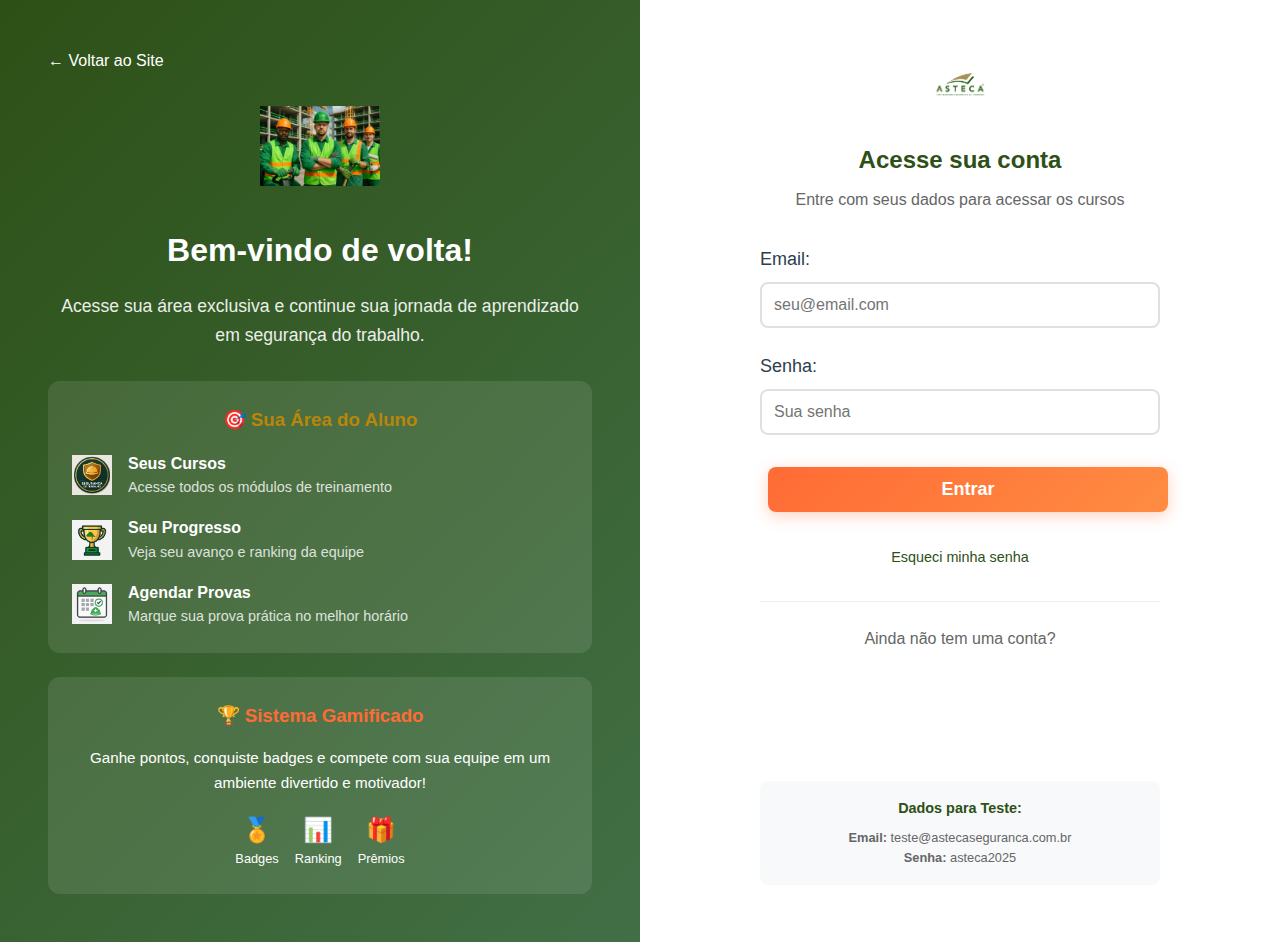
<file: dashboard.html>
<!DOCTYPE html>
<html lang="pt-BR">
<head>
    <meta charset="UTF-8">
    <meta name="viewport" content="width=device-width, initial-scale=1.0">
    <title>Dashboard - Asteca Segurança</title>
    <meta name="description" content="Dashboard do aluno com cursos, progresso, ranking e agendamento de provas práticas.">
    <link rel="stylesheet" href="css/style.css">
</head>
<body>
    <!-- Header -->
    <header class="header">
        <nav class="nav-container">
            <img src="assets/LogoAstecaSegurançadoTrabalho.jpeg" alt="Asteca Segurança" class="logo">
            <ul class="nav-menu">
                <li><a href="#dashboard">Dashboard</a></li>
                <li><a href="#cursos">Meus Cursos</a></li>
                <li><a href="#ranking">Ranking</a></li>
                <li><a href="#agendamento">Agendar Prova</a></li>
                <li><a href="#" onclick="logout()" class="btn btn-secondary">Sair</a></li>
            </ul>
        </nav>
    </header>

    <div class="dashboard">
        <!-- Dashboard Header -->
        <section class="dashboard-header">
            <div class="container">
                <h1 style="color: #2d5016; margin-bottom: 0.5rem;">Bem-vindo, <span id="userName">Aluno</span>! 👋</h1>
                <p style="color: #666; font-size: 1.1rem;">Continue sua jornada de aprendizado em segurança do trabalho</p>
            </div>
        </section>

        <!-- Stats Section -->
        <section id="dashboard" class="section">
            <div class="container">
                <div class="dashboard-stats">
                    <div class="stat-card">
                        <div class="stat-number" id="completedCourses">3</div>
                        <div class="stat-label">Cursos Concluídos</div>
                    </div>
                    <div class="stat-card">
                        <div class="stat-number" id="userPoints">250</div>
                        <div class="stat-label">Pontos Conquistados</div>
                    </div>
                    <div class="stat-card">
                        <div class="stat-number" id="userLevel">3</div>
                        <div class="stat-label">Nível Atual</div>
                    </div>
                    <div class="stat-card">
                        <div class="stat-number" id="teamRanking">2º</div>
                        <div class="stat-label">Posição da Equipe</div>
                    </div>
                    <div class="stat-card">
                        <div class="stat-number" id="badgesCount">5</div>
                        <div class="stat-label">Badges Conquistados</div>
                    </div>
                </div>
            </div>
        </section>

        <!-- Courses Section -->
        <section id="cursos" class="section" style="background: white;">
            <div class="container">
                <h2 class="section-title">Meus Cursos</h2>
                <div class="cards-grid">
                    <div class="card">
                        <div style="display: flex; justify-content: space-between; align-items: center; margin-bottom: 1rem;">
                            <img src="assets/badge-safety-expert.png" alt="NR-35" class="card-icon" style="width: 50px; height: 50px;">
                            <span style="background: #28a745; color: white; padding: 0.25rem 0.75rem; border-radius: 20px; font-size: 0.8rem;">Concluído</span>
                        </div>
                        <h3>NR-35 - Trabalho em Altura</h3>
                        <p>Curso completo sobre segurança em trabalhos em altura.</p>
                        <div class="progress-bar">
                            <div class="progress-fill" style="width: 100%;"></div>
                        </div>
                        <p style="text-align: center; margin-top: 0.5rem; font-size: 0.9rem; color: #28a745;">
                            <strong>100% Concluído</strong> • +50 pontos
                        </p>
                    </div>
                    
                    <div class="card">
                        <div style="display: flex; justify-content: space-between; align-items: center; margin-bottom: 1rem;">
                            <img src="assets/calendar-schedule.png" alt="NR-10" class="card-icon" style="width: 50px; height: 50px;">
                            <span style="background: #ffc107; color: #333; padding: 0.25rem 0.75rem; border-radius: 20px; font-size: 0.8rem;">Em Progresso</span>
                        </div>
                        <h3>NR-10 - Segurança em Eletricidade</h3>
                        <p>Capacitação para trabalhos com eletricidade.</p>
                        <div class="progress-bar">
                            <div class="progress-fill" style="width: 65%;"></div>
                        </div>
                        <p style="text-align: center; margin-top: 0.5rem; font-size: 0.9rem; color: #ffc107;">
                            <strong>65% Concluído</strong> • Módulo 4 de 6
                        </p>
                        <a href="#" class="btn btn-primary" style="width: 100%; margin-top: 1rem;">Continuar Curso</a>
                    </div>
                    
                    <div class="card">
                        <div style="display: flex; justify-content: space-between; align-items: center; margin-bottom: 1rem;">
                            <img src="assets/trophy-team-ranking.png" alt="NR-18" class="card-icon" style="width: 50px; height: 50px;">
                            <span style="background: #6c757d; color: white; padding: 0.25rem 0.75rem; border-radius: 20px; font-size: 0.8rem;">Não Iniciado</span>
                        </div>
                        <h3>NR-18 - Construção Civil</h3>
                        <p>Segurança específica para canteiros de obras.</p>
                        <div class="progress-bar">
                            <div class="progress-fill" style="width: 0%;"></div>
                        </div>
                        <p style="text-align: center; margin-top: 0.5rem; font-size: 0.9rem; color: #6c757d;">
                            <strong>0% Concluído</strong> • Clique para iniciar
                        </p>
                        <a href="#" class="btn btn-secondary" style="width: 100%; margin-top: 1rem;">Iniciar Curso</a>
                    </div>
                </div>
            </div>
        </section>

        <!-- Ranking Section -->
        <section id="ranking" class="section gamification-section">
            <div class="container">
                <h2 class="section-title" style="color: white;">🏆 Ranking das Equipes</h2>
                
                <div style="display: grid; grid-template-columns: 1fr 1fr; gap: 2rem; margin-bottom: 2rem;">
                    <!-- Team Ranking -->
                    <div style="background: rgba(255,255,255,0.1); border-radius: 12px; padding: 1.5rem;">
                        <h3 style="color: #b8860b; text-align: center; margin-bottom: 1.5rem;">Ranking por Equipes</h3>
                        <div class="ranking-list">
                            <div class="ranking-item" style="display: flex; justify-content: space-between; align-items: center; padding: 0.75rem; margin-bottom: 0.5rem; background: rgba(255,215,0,0.2); border-radius: 8px;">
                                <div style="display: flex; align-items: center; gap: 1rem;">
                                    <span style="font-size: 1.5rem;">🥇</span>
                                    <div>
                                        <strong>Equipe Construção A</strong>
                                        <div style="font-size: 0.9rem; opacity: 0.8;">5 membros</div>
                                    </div>
                                </div>
                                <div style="text-align: right;">
                                    <div style="font-size: 1.2rem; font-weight: bold;">1,250 pts</div>
                                </div>
                            </div>
                            
                            <div class="ranking-item" style="display: flex; justify-content: space-between; align-items: center; padding: 0.75rem; margin-bottom: 0.5rem; background: rgba(255,255,255,0.2); border-radius: 8px; border: 2px solid #b8860b;">
                                <div style="display: flex; align-items: center; gap: 1rem;">
                                    <span style="font-size: 1.5rem;">🥈</span>
                                    <div>
                                        <strong>Sua Equipe - Pintores Pro</strong>
                                        <div style="font-size: 0.9rem; opacity: 0.8;">4 membros</div>
                                    </div>
                                </div>
                                <div style="text-align: right;">
                                    <div style="font-size: 1.2rem; font-weight: bold;">980 pts</div>
                                </div>
                            </div>
                            
                            <div class="ranking-item" style="display: flex; justify-content: space-between; align-items: center; padding: 0.75rem; margin-bottom: 0.5rem; background: rgba(205,127,50,0.2); border-radius: 8px;">
                                <div style="display: flex; align-items: center; gap: 1rem;">
                                    <span style="font-size: 1.5rem;">🥉</span>
                                    <div>
                                        <strong>Equipe Operadores</strong>
                                        <div style="font-size: 0.9rem; opacity: 0.8;">6 membros</div>
                                    </div>
                                </div>
                                <div style="text-align: right;">
                                    <div style="font-size: 1.2rem; font-weight: bold;">750 pts</div>
                                </div>
                            </div>
                        </div>
                    </div>
                    
                    <!-- Individual Ranking -->
                    <div style="background: rgba(255,255,255,0.1); border-radius: 12px; padding: 1.5rem;">
                        <h3 style="color: #b8860b; text-align: center; margin-bottom: 1.5rem;">Top Alunos</h3>
                        <div class="ranking-list">
                            <div style="display: flex; justify-content: space-between; align-items: center; padding: 0.75rem; margin-bottom: 0.5rem; background: rgba(255,215,0,0.2); border-radius: 8px;">
                                <div style="display: flex; align-items: center; gap: 1rem;">
                                    <span style="font-size: 1.2rem;">🥇</span>
                                    <strong>João Silva</strong>
                                </div>
                                <div>320 pts</div>
                            </div>
                            
                            <div style="display: flex; justify-content: space-between; align-items: center; padding: 0.75rem; margin-bottom: 0.5rem; background: rgba(255,255,255,0.2); border-radius: 8px; border: 2px solid #b8860b;">
                                <div style="display: flex; align-items: center; gap: 1rem;">
                                    <span style="font-size: 1.2rem;">🥈</span>
                                    <strong>Você</strong>
                                </div>
                                <div>250 pts</div>
                            </div>
                            
                            <div style="display: flex; justify-content: space-between; align-items: center; padding: 0.75rem; margin-bottom: 0.5rem; background: rgba(205,127,50,0.2); border-radius: 8px;">
                                <div style="display: flex; align-items: center; gap: 1rem;">
                                    <span style="font-size: 1.2rem;">🥉</span>
                                    <strong>Maria Santos</strong>
                                </div>
                                <div>180 pts</div>
                            </div>
                        </div>
                    </div>
                </div>
                
                <!-- Badges Section -->
                <div style="background: rgba(255,255,255,0.1); border-radius: 12px; padding: 1.5rem;">
                    <h3 style="color: #b8860b; text-align: center; margin-bottom: 1.5rem;">🏅 Seus Badges Conquistados</h3>
                    <div class="badge-showcase">
                        <div class="badge-item">
                            <img src="assets/badge-safety-expert.png" alt="Especialista em Segurança" style="width: 60px; height: 60px;">
                            <h4>Especialista em Segurança</h4>
                            <p>Concluiu 3 cursos</p>
                        </div>
                        
                        <div class="badge-item">
                            <img src="assets/trophy-team-ranking.png" alt="Líder de Equipe" style="width: 60px; height: 60px;">
                            <h4>Colaborador Exemplar</h4>
                            <p>Ajudou colegas de equipe</p>
                        </div>
                        
                        <div class="badge-item">
                            <img src="assets/calendar-schedule.png" alt="Pontualidade" style="width: 60px; height: 60px;">
                            <h4>Sempre Presente</h4>
                            <p>100% de presença</p>
                        </div>
                        
                        <div class="badge-item" style="opacity: 0.5;">
                            <img src="assets/badge-safety-expert.png" alt="Mestre da Segurança" style="width: 60px; height: 60px;">
                            <h4>Mestre da Segurança</h4>
                            <p>Concluir todos os cursos</p>
                            <small style="color: #ffc107;">🔒 Bloqueado</small>
                        </div>
                    </div>
                </div>
            </div>
        </section>

        <!-- Scheduling Section -->
        <section id="agendamento" class="section" style="background: white;">
            <div class="container">
                <h2 class="section-title">📅 Agendar Prova Prática</h2>
                
                <div style="max-width: 800px; margin: 0 auto;">
                    <div style="background: #f8f9fa; border-radius: 12px; padding: 2rem; margin-bottom: 2rem;">
                        <h3 style="color: #2d5016; text-align: center; margin-bottom: 1rem;">Selecione o Curso e Horário</h3>
                        
                        <form id="scheduleForm" onsubmit="handleScheduling(event)">
                            <div class="form-group">
                                <label for="course">Curso para Prova Prática:</label>
                                <select id="course" name="course" required style="width: 100%; padding: 12px; border: 2px solid #e0e0e0; border-radius: 8px; font-size: 16px;">
                                    <option value="">Selecione um curso</option>
                                    <option value="nr35">NR-35 - Trabalho em Altura</option>
                                    <option value="nr10">NR-10 - Segurança em Eletricidade</option>
                                    <option value="nr18">NR-18 - Construção Civil</option>
                                    <option value="primeiros-socorros">Primeiros Socorros</option>
                                    <option value="empilhadeira">Operador de Empilhadeira</option>
                                </select>
                            </div>
                            
                            <div style="display: grid; grid-template-columns: 1fr 1fr; gap: 1rem;">
                                <div class="form-group">
                                    <label for="date">Data:</label>
                                    <input type="date" id="date" name="date" required 
                                           style="width: 100%; padding: 12px; border: 2px solid #e0e0e0; border-radius: 8px; font-size: 16px;"
                                           min="">
                                </div>
                                
                                <div class="form-group">
                                    <label for="time">Horário:</label>
                                    <select id="time" name="time" required style="width: 100%; padding: 12px; border: 2px solid #e0e0e0; border-radius: 8px; font-size: 16px;">
                                        <option value="">Selecione um horário</option>
                                        <option value="08:00">08:00 - Manhã</option>
                                        <option value="09:00">09:00 - Manhã</option>
                                        <option value="10:00">10:00 - Manhã</option>
                                        <option value="14:00">14:00 - Tarde</option>
                                        <option value="15:00">15:00 - Tarde</option>
                                        <option value="16:00">16:00 - Tarde</option>
                                        <option value="17:00">17:00 - Tarde</option>
                                        <option value="09:00-sab">09:00 - Sábado</option>
                                        <option value="10:00-sab">10:00 - Sábado</option>
                                        <option value="11:00-sab">11:00 - Sábado</option>
                                    </select>
                                </div>
                            </div>
                            
                            <div class="form-group">
                                <label for="notes">Observações (opcional):</label>
                                <textarea id="notes" name="notes" rows="3" 
                                         placeholder="Alguma observação especial para sua prova..."
                                         style="width: 100%; padding: 12px; border: 2px solid #e0e0e0; border-radius: 8px; font-size: 16px; resize: vertical;"></textarea>
                            </div>
                            
                            <button type="submit" class="btn btn-primary" style="width: 100%; font-size: 18px; padding: 15px;">
                                📅 Agendar Prova Prática
                            </button>
                        </form>
                    </div>
                    
                    <!-- Scheduled Exams -->
                    <div style="background: #e8f5e8; border-radius: 12px; padding: 1.5rem;">
                        <h3 style="color: #2d5016; text-align: center; margin-bottom: 1rem;">📋 Suas Provas Agendadas</h3>
                        
                        <div id="scheduledExams">
                            <div style="background: white; border-radius: 8px; padding: 1rem; margin-bottom: 1rem; border-left: 4px solid #28a745;">
                                <div style="display: flex; justify-content: space-between; align-items: center;">
                                    <div>
                                        <h4 style="margin: 0; color: #2d5016;">NR-35 - Trabalho em Altura</h4>
                                        <p style="margin: 0.25rem 0; color: #666;">📅 15/02/2025 às 14:00</p>
                                        <p style="margin: 0; font-size: 0.9rem; color: #28a745;">✅ Confirmado</p>
                                    </div>
                                    <div>
                                        <button class="btn btn-secondary" style="font-size: 0.9rem; padding: 0.5rem 1rem;">
                                            Reagendar
                                        </button>
                                    </div>
                                </div>
                            </div>
                            
                            <div style="text-align: center; color: #666; font-style: italic;">
                                Outras provas aparecerão aqui conforme você agendar
                            </div>
                        </div>
                    </div>
                </div>
            </div>
        </section>
    </div>

    <script>
        // Set minimum date to today
        document.getElementById('date').min = new Date().toISOString().split('T')[0];
        
        // Load user data
        document.addEventListener('DOMContentLoaded', function() {
            const userEmail = localStorage.getItem('asteca_user_email');
            if (userEmail) {
                document.getElementById('userName').textContent = userEmail.split('@')[0];
            }
            
            // Check if user is logged in
            if (!localStorage.getItem('asteca_logged_in')) {
                window.location.href = 'login.html';
            }
        });
        
        function handleScheduling(event) {
            event.preventDefault();
            
            const course = document.getElementById('course').value;
            const date = document.getElementById('date').value;
            const time = document.getElementById('time').value;
            const notes = document.getElementById('notes').value;
            
            // Format date for display
            const dateObj = new Date(date);
            const formattedDate = dateObj.toLocaleDateString('pt-BR');
            
            // Show success message
            showMessage(`Prova agendada com sucesso! 
                        Curso: ${document.getElementById('course').selectedOptions[0].text}
                        Data: ${formattedDate} às ${time}
                        
                        Você receberá uma confirmação por WhatsApp.`, 'success');
            
            // Reset form
            document.getElementById('scheduleForm').reset();
            
            // Add to scheduled exams (in a real app, this would be saved to database)
            addScheduledExam(course, formattedDate, time);
        }
        
        function addScheduledExam(course, date, time) {
            const courseNames = {
                'nr35': 'NR-35 - Trabalho em Altura',
                'nr10': 'NR-10 - Segurança em Eletricidade',
                'nr18': 'NR-18 - Construção Civil',
                'primeiros-socorros': 'Primeiros Socorros',
                'empilhadeira': 'Operador de Empilhadeira'
            };
            
            const examDiv = document.createElement('div');
            examDiv.style.cssText = 'background: white; border-radius: 8px; padding: 1rem; margin-bottom: 1rem; border-left: 4px solid #ffc107;';
            examDiv.innerHTML = `
                <div style="display: flex; justify-content: space-between; align-items: center;">
                    <div>
                        <h4 style="margin: 0; color: #2d5016;">${courseNames[course]}</h4>
                        <p style="margin: 0.25rem 0; color: #666;">📅 ${date} às ${time}</p>
                        <p style="margin: 0; font-size: 0.9rem; color: #ffc107;">⏳ Aguardando confirmação</p>
                    </div>
                    <div>
                        <button class="btn btn-secondary" style="font-size: 0.9rem; padding: 0.5rem 1rem;">
                            Reagendar
                        </button>
                    </div>
                </div>
            `;
            
            const scheduledExams = document.getElementById('scheduledExams');
            scheduledExams.insertBefore(examDiv, scheduledExams.lastElementChild);
        }
        
        function logout() {
            localStorage.removeItem('asteca_logged_in');
            localStorage.removeItem('asteca_user_email');
            window.location.href = 'index.html';
        }
        
        function showMessage(message, type) {
            const messageDiv = document.createElement('div');
            messageDiv.className = `dashboard-message ${type}`;
            messageDiv.innerHTML = message.replace(/\n/g, '<br>');
            messageDiv.style.cssText = `
                position: fixed;
                top: 100px;
                right: 20px;
                padding: 1.5rem;
                border-radius: 12px;
                color: white;
                font-weight: 500;
                z-index: 10000;
                max-width: 400px;
                animation: slideIn 0.3s ease;
                ${type === 'success' ? 'background: linear-gradient(135deg, #28a745, #20c997);' : 'background: linear-gradient(135deg, #dc3545, #c82333);'}
                box-shadow: 0 4px 20px rgba(0,0,0,0.2);
            `;
            
            document.body.appendChild(messageDiv);
            
            setTimeout(() => {
                messageDiv.style.animation = 'slideOut 0.3s ease';
                setTimeout(() => {
                    messageDiv.remove();
                }, 300);
            }, 5000);
        }
        
        // Add some interactivity to progress bars
        document.querySelectorAll('.progress-fill').forEach(bar => {
            const width = bar.style.width;
            bar.style.width = '0%';
            setTimeout(() => {
                bar.style.width = width;
            }, 500);
        });
    </script>
</body>
</html>
</file>
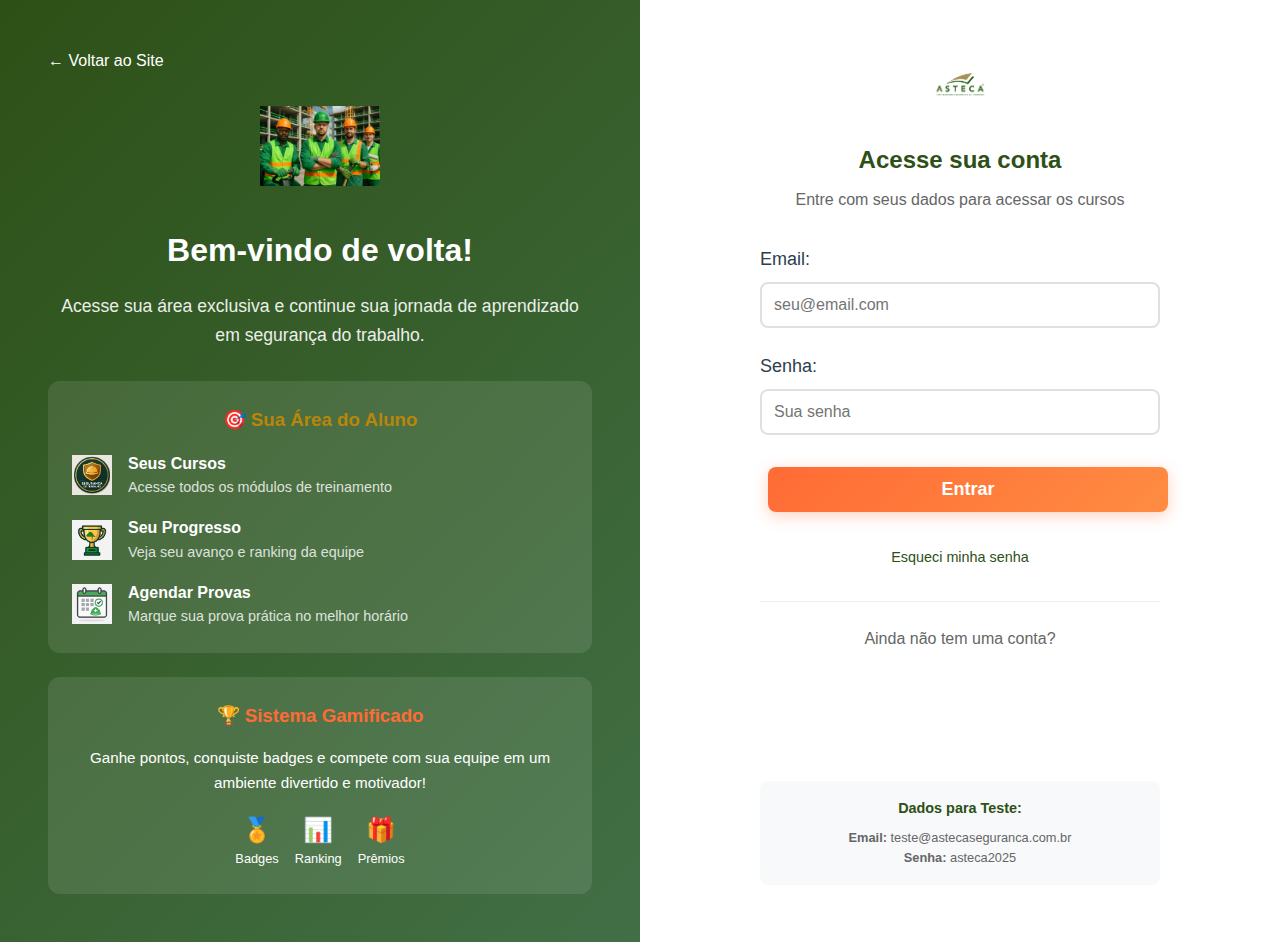
<file: login.html>
<!DOCTYPE html>
<html lang="pt-BR">
<head>
    <meta charset="UTF-8">
    <meta name="viewport" content="width=device-width, initial-scale=1.0">
    <title>Login - Asteca Segurança</title>
    <meta name="description" content="Acesse sua área do aluno na Asteca Segurança e continue seus cursos de segurança do trabalho.">
    <link rel="stylesheet" href="css/style.css">
</head>
<body>
    <div class="login-container">
        <!-- Left Side - Information -->
        <div class="login-left">
            <a href="index.html" style="color: white; text-decoration: none; margin-bottom: 2rem; display: inline-block;">
                ← Voltar ao Site
            </a>
            
            <div style="text-align: center; margin-bottom: 2rem;">
                <img src="assets/hero-background.jpg" alt="Asteca Segurança" style="height: 80px; width: auto;">
            </div>
            
            <h2 style="font-size: 2rem; margin-bottom: 1rem; text-align: center;">Bem-vindo de volta!</h2>
            <p style="font-size: 1.1rem; text-align: center; margin-bottom: 2rem; opacity: 0.9;">
                Acesse sua área exclusiva e continue sua jornada de aprendizado em segurança do trabalho.
            </p>
            
            <div style="background: rgba(255,255,255,0.1); border-radius: 12px; padding: 1.5rem; margin-bottom: 1.5rem;">
                <h3 style="color: #b8860b; margin-bottom: 1rem; text-align: center;">🎯 Sua Área do Aluno</h3>
                <div style="display: grid; gap: 1rem;">
                    <div style="display: flex; align-items: center; gap: 1rem;">
                        <img src="assets/badge-safety-expert.png" alt="Cursos" style="width: 40px; height: 40px;">
                        <div>
                            <h4 style="margin: 0; font-size: 1rem;">Seus Cursos</h4>
                            <p style="margin: 0; font-size: 0.9rem; opacity: 0.8;">Acesse todos os módulos de treinamento</p>
                        </div>
                    </div>
                    
                    <div style="display: flex; align-items: center; gap: 1rem;">
                        <img src="assets/trophy-team-ranking.png" alt="Progresso" style="width: 40px; height: 40px;">
                        <div>
                            <h4 style="margin: 0; font-size: 1rem;">Seu Progresso</h4>
                            <p style="margin: 0; font-size: 0.9rem; opacity: 0.8;">Veja seu avanço e ranking da equipe</p>
                        </div>
                    </div>
                    
                    <div style="display: flex; align-items: center; gap: 1rem;">
                        <img src="assets/calendar-schedule.png" alt="Agendamento" style="width: 40px; height: 40px;">
                        <div>
                            <h4 style="margin: 0; font-size: 1rem;">Agendar Provas</h4>
                            <p style="margin: 0; font-size: 0.9rem; opacity: 0.8;">Marque sua prova prática no melhor horário</p>
                        </div>
                    </div>
                </div>
            </div>
            
            <div style="background: rgba(255,255,255,0.1); border-radius: 12px; padding: 1.5rem;">
                <h3 style="color: #ff6b35; margin-bottom: 1rem; text-align: center;">🏆 Sistema Gamificado</h3>
                <p style="text-align: center; margin-bottom: 1rem; font-size: 0.95rem;">
                    Ganhe pontos, conquiste badges e compete com sua equipe em um ambiente divertido e motivador!
                </p>
                <div style="display: flex; justify-content: center; gap: 1rem; margin-top: 1rem;">
                    <div style="text-align: center;">
                        <div style="font-size: 1.5rem;">🏅</div>
                        <div style="font-size: 0.8rem;">Badges</div>
                    </div>
                    <div style="text-align: center;">
                        <div style="font-size: 1.5rem;">📊</div>
                        <div style="font-size: 0.8rem;">Ranking</div>
                    </div>
                    <div style="text-align: center;">
                        <div style="font-size: 1.5rem;">🎁</div>
                        <div style="font-size: 0.8rem;">Prêmios</div>
                    </div>
                </div>
            </div>
        </div>
        
        <!-- Right Side - Login Form -->
        <div class="login-right">
            <div class="login-form">
                <div style="text-align: center; margin-bottom: 2rem;">
                    <img src="assets/Logoverde-GRUPO.png" alt="Asteca Grupo" style="height: 60px; width: auto; margin-bottom: 1rem;">
                    <h2 style="color: #2d5016; margin-bottom: 0.5rem;">Acesse sua conta</h2>
                    <p style="color: #666; font-size: 1rem;">Entre com seus dados para acessar os cursos</p>
                </div>
                
                <form id="loginForm" onsubmit="handleLogin(event)">
                    <div class="form-group">
                        <label for="email">Email:</label>
                        <input type="email" id="email" name="email" required 
                               placeholder="seu@email.com"
                               style="font-size: 16px; padding: 12px;">
                    </div>
                    
                    <div class="form-group">
                        <label for="password">Senha:</label>
                        <input type="password" id="password" name="password" required 
                               placeholder="Sua senha"
                               style="font-size: 16px; padding: 12px;">
                    </div>
                    
                    <button type="submit" class="btn btn-primary" style="width: 100%; font-size: 18px; padding: 12px;">
                        Entrar
                    </button>
                </form>
                
                <div style="text-align: center; margin-top: 1.5rem;">
                    <a href="#" style="color: #2d5016; text-decoration: none; font-size: 0.9rem;">
                        Esqueci minha senha
                    </a>
                </div>
                
                <div style="text-align: center; margin-top: 2rem; padding-top: 1.5rem; border-top: 1px solid #eee;">
                    <p style="color: #666; margin-bottom: 1rem;">Ainda não tem uma conta?</p>
                    <a href="https://wa.me/5547996950869?text=Olá Vanessa! Gostaria de me inscrever nos cursos da Asteca Segurança." 
                       class="btn btn-secondary" style="width: 100%;">
                        Falar com Vanessa
                    </a>
                </div>
                
                <div style="margin-top: 2rem; padding: 1rem; background: #f8f9fa; border-radius: 8px; text-align: center;">
                    <h4 style="color: #2d5016; margin-bottom: 0.5rem; font-size: 0.9rem;">Dados para Teste:</h4>
                    <p style="margin: 0; font-size: 0.8rem; color: #666;">
                        <strong>Email:</strong> teste@astecaseguranca.com.br<br>
                        <strong>Senha:</strong> asteca2025
                    </p>
                </div>
            </div>
        </div>
    </div>

    <script>
        function handleLogin(event) {
            event.preventDefault();
            
            const email = document.getElementById('email').value;
            const password = document.getElementById('password').value;
            
            // Simple validation for demo
            if (email === 'teste@astecaseguranca.com.br' && password === 'asteca2025') {
                // Store login state
                localStorage.setItem('asteca_logged_in', 'true');
                localStorage.setItem('asteca_user_email', email);
                
                // Show success message
                showLoginMessage('Login realizado com sucesso! Redirecionando...', 'success');
                
                // Redirect to dashboard after 1.5 seconds
                setTimeout(() => {
                    window.location.href = 'dashboard.html';
                }, 1500);
            } else {
                showLoginMessage('Email ou senha incorretos. Use os dados de teste fornecidos.', 'error');
            }
        }
        
        function showLoginMessage(message, type) {
            // Remove existing messages
            const existingMessage = document.querySelector('.login-message');
            if (existingMessage) {
                existingMessage.remove();
            }
            
            const messageDiv = document.createElement('div');
            messageDiv.className = `login-message ${type}`;
            messageDiv.textContent = message;
            messageDiv.style.cssText = `
                position: fixed;
                top: 20px;
                right: 20px;
                padding: 1rem 1.5rem;
                border-radius: 8px;
                color: white;
                font-weight: 500;
                z-index: 10000;
                animation: slideIn 0.3s ease;
                ${type === 'success' ? 'background: #28a745;' : 'background: #dc3545;'}
            `;
            
            document.body.appendChild(messageDiv);
            
            // Remove message after 4 seconds
            setTimeout(() => {
                messageDiv.style.animation = 'slideOut 0.3s ease';
                setTimeout(() => {
                    messageDiv.remove();
                }, 300);
            }, 4000);
        }
        
        // Add CSS animations
        const style = document.createElement('style');
        style.textContent = `
            @keyframes slideIn {
                from { transform: translateX(400px); opacity: 0; }
                to { transform: translateX(0); opacity: 1; }
            }
            
            @keyframes slideOut {
                from { transform: translateX(0); opacity: 1; }
                to { transform: translateX(400px); opacity: 0; }
            }
            
            .form-group input:focus {
                border-color: #4a7c59 !important;
                box-shadow: 0 0 0 3px rgba(74, 124, 89, 0.1) !important;
            }
            
            @media (max-width: 768px) {
                .login-container {
                    flex-direction: column;
                }
                
                .login-left {
                    padding: 2rem 1rem;
                }
                
                .login-right {
                    padding: 2rem 1rem;
                }
            }
        `;
        document.head.appendChild(style);
    </script>
</body>
</html>
</file>
<file: css/style.css>
/* Asteca Segurança - Portal de Cursos de Segurança do Trabalho */
:root {
    /* Cores baseadas no logo da Asteca Segurança */
    --primary-green: #2d5016;
    --secondary-green: #4a7c59;
    --accent-gold: #b8860b;
    --safety-orange: #ff6b35;
    --text-dark: #2c3e50;
    --text-light: #ffffff;
    --background-light: #f8f9fa;
    --background-dark: #1a1a1a;
    --border-color: #e0e0e0;
    --success-green: #28a745;
    --warning-yellow: #ffc107;
    --danger-red: #dc3545;
    
    /* Tipografia acessível */
    --font-main: 'Segoe UI', Tahoma, Geneva, Verdana, sans-serif;
    --font-size-small: 14px;
    --font-size-base: 16px;
    --font-size-large: 18px;
    --font-size-xl: 24px;
    --font-size-xxl: 32px;
    
    /* Espaçamentos */
    --spacing-xs: 0.5rem;
    --spacing-sm: 1rem;
    --spacing-md: 1.5rem;
    --spacing-lg: 2rem;
    --spacing-xl: 3rem;
}

* {
    margin: 0;
    padding: 0;
    box-sizing: border-box;
}

body {
    font-family: var(--font-main);
    font-size: var(--font-size-base);
    line-height: 1.6;
    color: var(--text-dark);
    background-color: var(--background-light);
}

/* Header */
.header {
    background: linear-gradient(135deg, var(--primary-green), var(--secondary-green));
    color: var(--text-light);
    padding: var(--spacing-sm) 0;
    position: fixed;
    top: 0;
    width: 100%;
    z-index: 1000;
    box-shadow: 0 2px 10px rgba(0,0,0,0.1);
}

.nav-container {
    max-width: 1200px;
    margin: 0 auto;
    display: flex;
    justify-content: space-between;
    align-items: center;
    padding: 0 var(--spacing-md);
}

.logo {
    height: 50px;
    width: auto;
}

.nav-menu {
    display: flex;
    list-style: none;
    gap: var(--spacing-lg);
}

.nav-menu a {
    color: var(--text-light);
    text-decoration: none;
    font-weight: 500;
    font-size: var(--font-size-large);
    transition: color 0.3s ease;
}

.nav-menu a:hover {
    color: var(--accent-gold);
}

/* Hero Section */
.hero {
    background: linear-gradient(rgba(45, 80, 22, 0.8), rgba(74, 124, 89, 0.8)), 
                url('assets/hero-background.jpg') center/cover;
    height: 100vh;
    display: flex;
    align-items: center;
    justify-content: center;
    text-align: center;
    color: var(--text-light);
    padding-top: 80px;
}

.hero-content h1 {
    font-size: var(--font-size-xxl);
    font-weight: bold;
    margin-bottom: var(--spacing-md);
    text-shadow: 2px 2px 4px rgba(0,0,0,0.5);
}

.hero-content p {
    font-size: var(--font-size-large);
    margin-bottom: var(--spacing-xl);
    max-width: 600px;
    text-shadow: 1px 1px 2px rgba(0,0,0,0.5);
}

/* Buttons */
.btn {
    display: inline-block;
    padding: var(--spacing-sm) var(--spacing-lg);
    border: none;
    border-radius: 8px;
    font-size: var(--font-size-large);
    font-weight: 600;
    text-decoration: none;
    text-align: center;
    cursor: pointer;
    transition: all 0.3s ease;
    margin: var(--spacing-xs);
}

.btn-primary {
    background: linear-gradient(135deg, var(--safety-orange), #ff8c42);
    color: var(--text-light);
    box-shadow: 0 4px 15px rgba(255, 107, 53, 0.3);
}

.btn-primary:hover {
    transform: translateY(-2px);
    box-shadow: 0 6px 20px rgba(255, 107, 53, 0.4);
}

.btn-secondary {
    background: transparent;
    color: var(--text-light);
    border: 2px solid var(--text-light);
}

.btn-secondary:hover {
    background: var(--text-light);
    color: var(--primary-green);
}

/* Sections */
.section {
    padding: var(--spacing-xl) 0;
}

.container {
    max-width: 1200px;
    margin: 0 auto;
    padding: 0 var(--spacing-md);
}

.section-title {
    text-align: center;
    font-size: var(--font-size-xl);
    color: var(--primary-green);
    margin-bottom: var(--spacing-xl);
    font-weight: bold;
}

/* Cards */
.cards-grid {
    display: grid;
    grid-template-columns: repeat(auto-fit, minmax(300px, 1fr));
    gap: var(--spacing-lg);
    margin-top: var(--spacing-lg);
}

.card {
    background: white;
    border-radius: 12px;
    padding: var(--spacing-lg);
    box-shadow: 0 4px 20px rgba(0,0,0,0.1);
    transition: transform 0.3s ease, box-shadow 0.3s ease;
    border-left: 4px solid var(--secondary-green);
}

.card:hover {
    transform: translateY(-5px);
    box-shadow: 0 8px 30px rgba(0,0,0,0.15);
}

.card-icon {
    width: 60px;
    height: 60px;
    margin-bottom: var(--spacing-md);
}

.card h3 {
    color: var(--primary-green);
    font-size: var(--font-size-large);
    margin-bottom: var(--spacing-sm);
    font-weight: bold;
}

.card p {
    color: var(--text-dark);
    line-height: 1.6;
    font-size: var(--font-size-base);
}

/* Gamification Elements */
.gamification-section {
    background: linear-gradient(135deg, var(--primary-green), var(--secondary-green));
    color: var(--text-light);
}

.badge-showcase {
    display: flex;
    justify-content: center;
    gap: var(--spacing-lg);
    margin: var(--spacing-xl) 0;
    flex-wrap: wrap;
}

.badge-item {
    text-align: center;
    padding: var(--spacing-md);
    background: rgba(255,255,255,0.1);
    border-radius: 12px;
    backdrop-filter: blur(10px);
}

.badge-item img {
    width: 80px;
    height: 80px;
    margin-bottom: var(--spacing-sm);
}

.badge-item h4 {
    font-size: var(--font-size-base);
    margin-bottom: var(--spacing-xs);
}

/* Offers Section */
.offers-section {
    background: var(--background-light);
}

.offer-card {
    background: white;
    border-radius: 12px;
    padding: var(--spacing-lg);
    text-align: center;
    box-shadow: 0 4px 20px rgba(0,0,0,0.1);
    border: 2px solid var(--safety-orange);
    position: relative;
    overflow: hidden;
}

.offer-card::before {
    content: '';
    position: absolute;
    top: 0;
    left: 0;
    width: 100%;
    height: 4px;
    background: linear-gradient(90deg, var(--safety-orange), var(--accent-gold));
}

.offer-price {
    font-size: var(--font-size-xl);
    color: var(--safety-orange);
    font-weight: bold;
    margin: var(--spacing-sm) 0;
}

.offer-features {
    list-style: none;
    margin: var(--spacing-md) 0;
}

.offer-features li {
    padding: var(--spacing-xs) 0;
    color: var(--text-dark);
}

.offer-features li::before {
    content: '✓';
    color: var(--success-green);
    font-weight: bold;
    margin-right: var(--spacing-xs);
}

/* Contact Section */
.contact-section {
    background: var(--primary-green);
    color: var(--text-light);
}

.contact-info {
    display: grid;
    grid-template-columns: repeat(auto-fit, minmax(250px, 1fr));
    gap: var(--spacing-lg);
    margin-top: var(--spacing-lg);
}

.contact-item {
    text-align: center;
    padding: var(--spacing-md);
}

.contact-item h4 {
    color: var(--accent-gold);
    margin-bottom: var(--spacing-sm);
    font-size: var(--font-size-large);
}

.contact-item p {
    font-size: var(--font-size-base);
}

/* Footer */
.footer {
    background: var(--background-dark);
    color: var(--text-light);
    text-align: center;
    padding: var(--spacing-lg) 0;
}

/* Login Page Styles */
.login-container {
    min-height: 100vh;
    display: flex;
    background: linear-gradient(135deg, var(--primary-green), var(--secondary-green));
}

.login-left {
    flex: 1;
    padding: var(--spacing-xl);
    display: flex;
    flex-direction: column;
    justify-content: center;
    color: var(--text-light);
}

.login-right {
    flex: 1;
    background: white;
    display: flex;
    align-items: center;
    justify-content: center;
    padding: var(--spacing-xl);
}

.login-form {
    width: 100%;
    max-width: 400px;
}

.form-group {
    margin-bottom: var(--spacing-md);
}

.form-group label {
    display: block;
    margin-bottom: var(--spacing-xs);
    color: var(--text-dark);
    font-weight: 500;
    font-size: var(--font-size-large);
}

.form-group input {
    width: 100%;
    padding: var(--spacing-sm);
    border: 2px solid var(--border-color);
    border-radius: 8px;
    font-size: var(--font-size-base);
    transition: border-color 0.3s ease;
}

.form-group input:focus {
    outline: none;
    border-color: var(--secondary-green);
    box-shadow: 0 0 0 3px rgba(74, 124, 89, 0.1);
}

/* Dashboard Styles */
.dashboard {
    padding-top: 80px;
    min-height: 100vh;
    background: var(--background-light);
}

.dashboard-header {
    background: white;
    padding: var(--spacing-lg) 0;
    box-shadow: 0 2px 10px rgba(0,0,0,0.1);
    margin-bottom: var(--spacing-lg);
}

.dashboard-stats {
    display: grid;
    grid-template-columns: repeat(auto-fit, minmax(200px, 1fr));
    gap: var(--spacing-md);
    margin-bottom: var(--spacing-lg);
}

.stat-card {
    background: white;
    padding: var(--spacing-md);
    border-radius: 12px;
    text-align: center;
    box-shadow: 0 2px 10px rgba(0,0,0,0.1);
}

.stat-number {
    font-size: var(--font-size-xl);
    font-weight: bold;
    color: var(--primary-green);
}

.stat-label {
    color: var(--text-dark);
    font-size: var(--font-size-base);
    margin-top: var(--spacing-xs);
}

/* Progress Bar */
.progress-bar {
    width: 100%;
    height: 20px;
    background: var(--border-color);
    border-radius: 10px;
    overflow: hidden;
    margin: var(--spacing-sm) 0;
}

.progress-fill {
    height: 100%;
    background: linear-gradient(90deg, var(--success-green), var(--secondary-green));
    transition: width 0.3s ease;
}

/* Responsive Design */
@media (max-width: 768px) {
    .nav-menu {
        display: none;
    }
    
    .hero-content h1 {
        font-size: var(--font-size-xl);
    }
    
    .hero-content p {
        font-size: var(--font-size-base);
    }
    
    .cards-grid {
        grid-template-columns: 1fr;
    }
    
    .login-container {
        flex-direction: column;
    }
    
    .badge-showcase {
        flex-direction: column;
        align-items: center;
    }
    
    .dashboard-stats {
        grid-template-columns: 1fr;
    }
}

/* Accessibility */
@media (prefers-reduced-motion: reduce) {
    * {
        animation-duration: 0.01ms !important;
        animation-iteration-count: 1 !important;
        transition-duration: 0.01ms !important;
    }
}

/* High contrast mode */
@media (prefers-contrast: high) {
    :root {
        --primary-green: #000000;
        --secondary-green: #333333;
        --text-dark: #000000;
        --border-color: #000000;
    }
}

/* Focus indicators for accessibility */
button:focus,
input:focus,
a:focus {
    outline: 3px solid var(--safety-orange);
    outline-offset: 2px;
}
</file>
